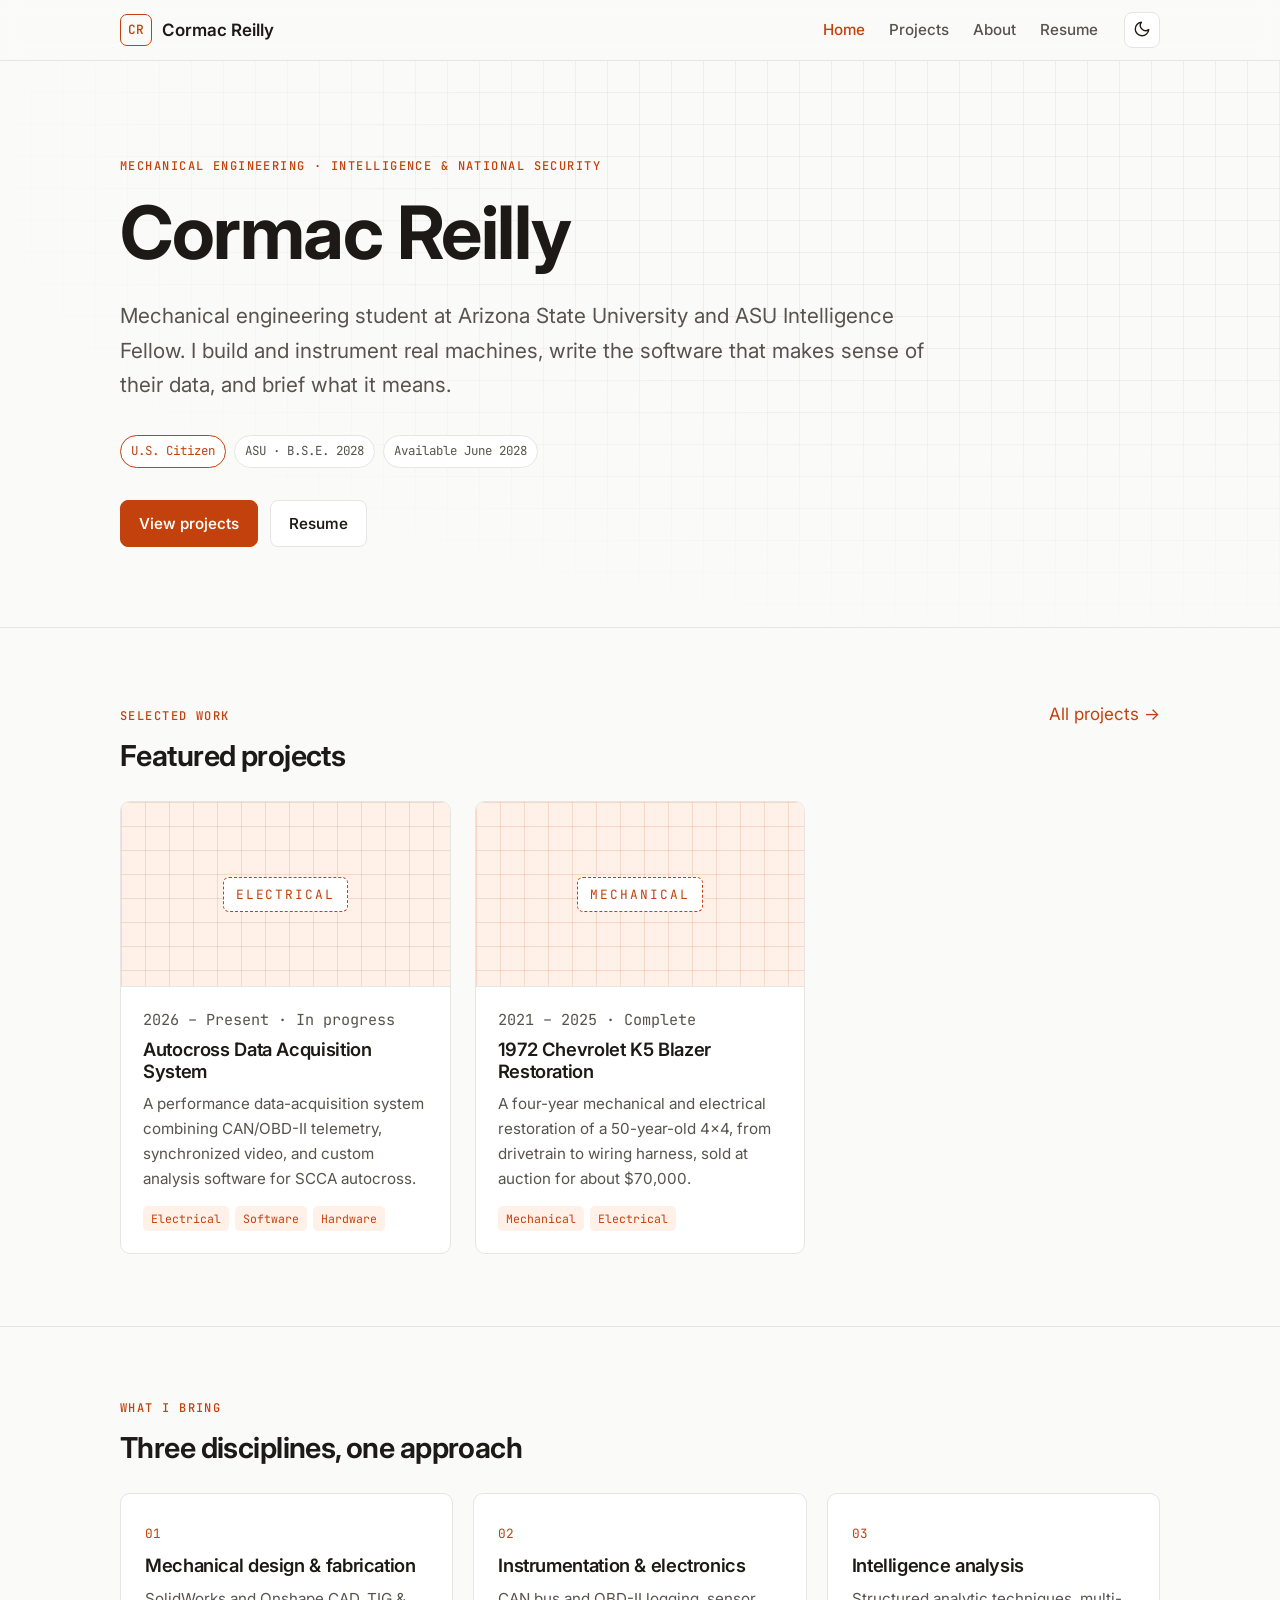
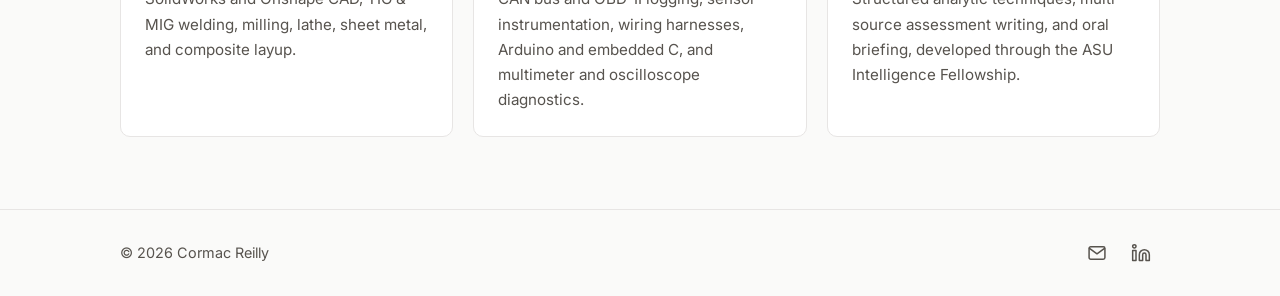
<file: index.html>
<!doctype html>
<html lang="en">
<head>
  <meta charset="utf-8">
  <meta name="viewport" content="width=device-width, initial-scale=1">
  <title>Cormac Reilly · Mechanical Engineer</title>
  <meta name="description" content="Mechanical engineering student and ASU Intelligence Fellow working where hardware, software, and national security meet.">
  <script>document.documentElement.classList.add("js");try{var t=localStorage.getItem("theme");if(t)document.documentElement.dataset.theme=t}catch(e){}</script>
  <link rel="icon" href="data:image/svg+xml,%3Csvg xmlns='http://www.w3.org/2000/svg' viewBox='0 0 32 32'%3E%3Crect width='32' height='32' rx='7' fill='%23c2410c'/%3E%3Ctext x='16' y='21' font-family='monospace' font-size='13' fill='white' text-anchor='middle'%3ECR%3C/text%3E%3C/svg%3E">
  <link rel="preconnect" href="https://fonts.googleapis.com">
  <link rel="preconnect" href="https://fonts.gstatic.com" crossorigin>
  <link rel="stylesheet" href="https://fonts.googleapis.com/css2?family=Inter:wght@400;500;600;700&family=JetBrains+Mono:wght@400;500&display=swap">
  <link rel="stylesheet" href="css/style.css">
  <script src="js/data.js" defer></script>
  <script src="js/main.js" defer></script>
</head>
<body data-page="home">
  <header class="site-header"></header>
  <main>
    <section class="hero">
      <div class="container">
        <p class="label">Mechanical Engineering · Intelligence &amp; National Security</p>
        <h1>Cormac Reilly</h1>
        <p class="lede">Mechanical engineering student at Arizona State University and ASU Intelligence Fellow. I build and instrument real machines, write the software that makes sense of their data, and brief what it means.</p>
        <ul class="chips">
          <li class="accent">U.S. Citizen</li>
          <li>ASU · B.S.E. 2028</li>
          <li>Available June 2028</li>
        </ul>
        <div class="btn-row">
          <a class="btn btn-primary" href="projects.html">View projects</a>
          <a class="btn" href="resume.html">Resume</a>
        </div>
      </div>
    </section>

    <section class="section">
      <div class="container">
        <div class="section-head reveal">
          <div>
            <p class="label">Selected work</p>
            <h2>Featured projects</h2>
          </div>
          <a href="projects.html">All projects →</a>
        </div>
        <div class="card-grid" id="featured-grid"></div>
      </div>
    </section>

    <section class="section">
      <div class="container">
        <div class="section-head reveal">
          <div>
            <p class="label">What I bring</p>
            <h2>Three disciplines, one approach</h2>
          </div>
        </div>
        <div class="focus-grid">
          <article class="focus reveal">
            <span class="num">01</span>
            <h3>Mechanical design &amp; fabrication</h3>
            <p>SolidWorks and Onshape CAD, TIG &amp; MIG welding, milling, lathe, sheet metal, and composite layup.</p>
          </article>
          <article class="focus reveal">
            <span class="num">02</span>
            <h3>Instrumentation &amp; electronics</h3>
            <p>CAN bus and OBD-II logging, sensor instrumentation, wiring harnesses, Arduino and embedded C, and multimeter and oscilloscope diagnostics.</p>
          </article>
          <article class="focus reveal">
            <span class="num">03</span>
            <h3>Intelligence analysis</h3>
            <p>Structured analytic techniques, multi-source assessment writing, and oral briefing, developed through the ASU Intelligence Fellowship.</p>
          </article>
        </div>
      </div>
    </section>
  </main>
  <footer class="site-footer"></footer>
</body>
</html>
</file>
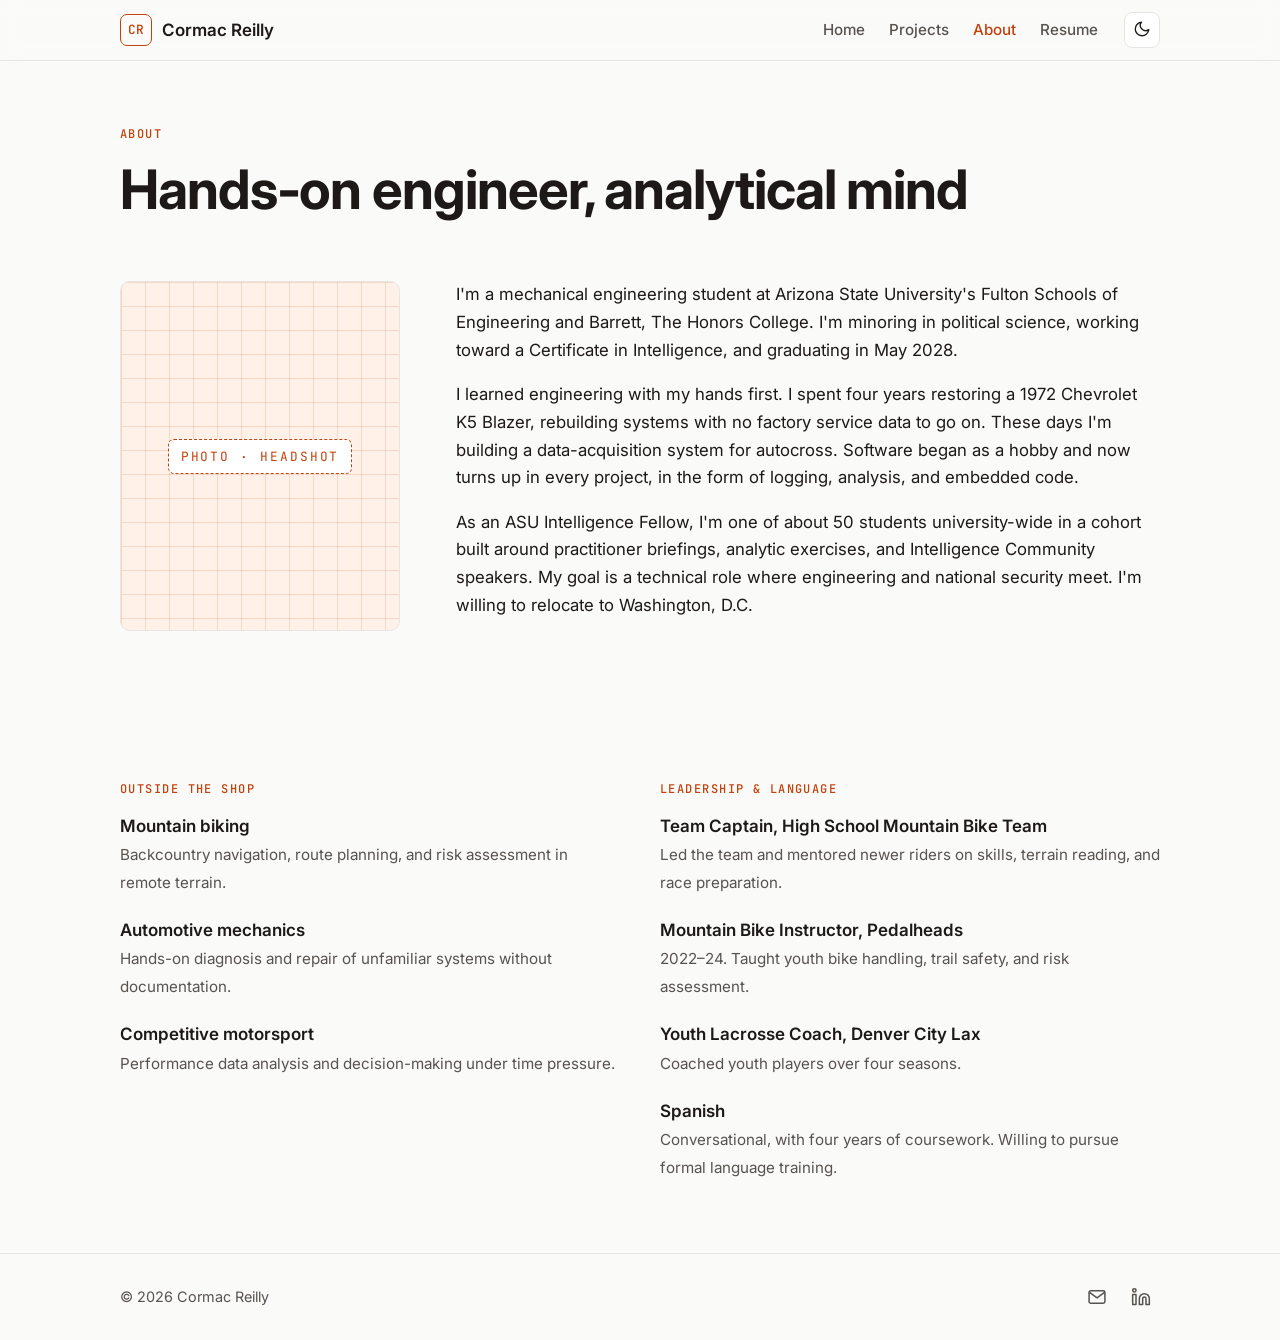
<file: about.html>
<!doctype html>
<html lang="en">
<head>
  <meta charset="utf-8">
  <meta name="viewport" content="width=device-width, initial-scale=1">
  <title>About · Cormac Reilly</title>
  <meta name="description" content="About Cormac Reilly: mechanical engineering student, ASU Intelligence Fellow, and hands-on builder.">
  <script>document.documentElement.classList.add("js");try{var t=localStorage.getItem("theme");if(t)document.documentElement.dataset.theme=t}catch(e){}</script>
  <link rel="icon" href="data:image/svg+xml,%3Csvg xmlns='http://www.w3.org/2000/svg' viewBox='0 0 32 32'%3E%3Crect width='32' height='32' rx='7' fill='%23c2410c'/%3E%3Ctext x='16' y='21' font-family='monospace' font-size='13' fill='white' text-anchor='middle'%3ECR%3C/text%3E%3C/svg%3E">
  <link rel="preconnect" href="https://fonts.googleapis.com">
  <link rel="preconnect" href="https://fonts.gstatic.com" crossorigin>
  <link rel="stylesheet" href="https://fonts.googleapis.com/css2?family=Inter:wght@400;500;600;700&family=JetBrains+Mono:wght@400;500&display=swap">
  <link rel="stylesheet" href="css/style.css">
  <script src="js/data.js" defer></script>
  <script src="js/main.js" defer></script>
</head>
<body data-page="about">
  <header class="site-header"></header>
  <main>
    <section class="page-intro">
      <div class="container">
        <p class="label">About</p>
        <h1>Hands-on engineer, analytical mind</h1>
      </div>
    </section>

    <section class="container" style="padding-bottom: 72px">
      <div class="about-grid">
        <!-- Replace with: <div class="headshot"><img src="assets/headshot.jpg" alt="Cormac Reilly"></div> -->
        <div class="headshot thumb-placeholder reveal" aria-hidden="true"><span>Photo</span></div>
        <div class="prose reveal">
          <p>I'm a mechanical engineering student at Arizona State University's Fulton Schools of Engineering and Barrett, The Honors College. I'm minoring in political science, working toward a Certificate in Intelligence, and graduating in May 2028.</p>
          <p>I learned engineering with my hands first. I spent four years restoring a 1972 Chevrolet K5 Blazer, rebuilding systems with no factory service data to go on. These days I'm building a data-acquisition system for autocross. Software began as a hobby and now turns up in every project, in the form of logging, analysis, and embedded code.</p>
          <p>As an ASU Intelligence Fellow, I'm one of about 50 students university-wide in a cohort built around practitioner briefings, analytic exercises, and Intelligence Community speakers. My goal is a technical role where engineering and national security meet. I'm willing to relocate to Washington, D.C.</p>
        </div>
      </div>
    </section>

    <section class="section">
      <div class="container two-col">
        <div class="reveal">
          <p class="label">Outside the shop</p>
          <ul class="detail-list">
            <li><strong>Mountain biking</strong><span>Backcountry navigation, route planning, and risk assessment in remote terrain.</span></li>
            <li><strong>Automotive mechanics</strong><span>Hands-on diagnosis and repair of unfamiliar systems without documentation.</span></li>
            <li><strong>Competitive motorsport</strong><span>Performance data analysis and decision-making under time pressure.</span></li>
          </ul>
        </div>
        <div class="reveal">
          <p class="label">Leadership &amp; language</p>
          <ul class="detail-list">
            <li><strong>Team Captain, High School Mountain Bike Team</strong><span>Led the team and mentored newer riders on skills, terrain reading, and race preparation.</span></li>
            <li><strong>Mountain Bike Instructor, Pedalheads</strong><span>2022–24. Taught youth bike handling, trail safety, and risk assessment.</span></li>
            <li><strong>Youth Lacrosse Coach, Denver City Lax</strong><span>Coached youth players over four seasons.</span></li>
            <li><strong>Spanish</strong><span>Conversational, with four years of coursework. Willing to pursue formal language training.</span></li>
          </ul>
        </div>
      </div>
    </section>
  </main>
  <footer class="site-footer"></footer>
</body>
</html>
</file>
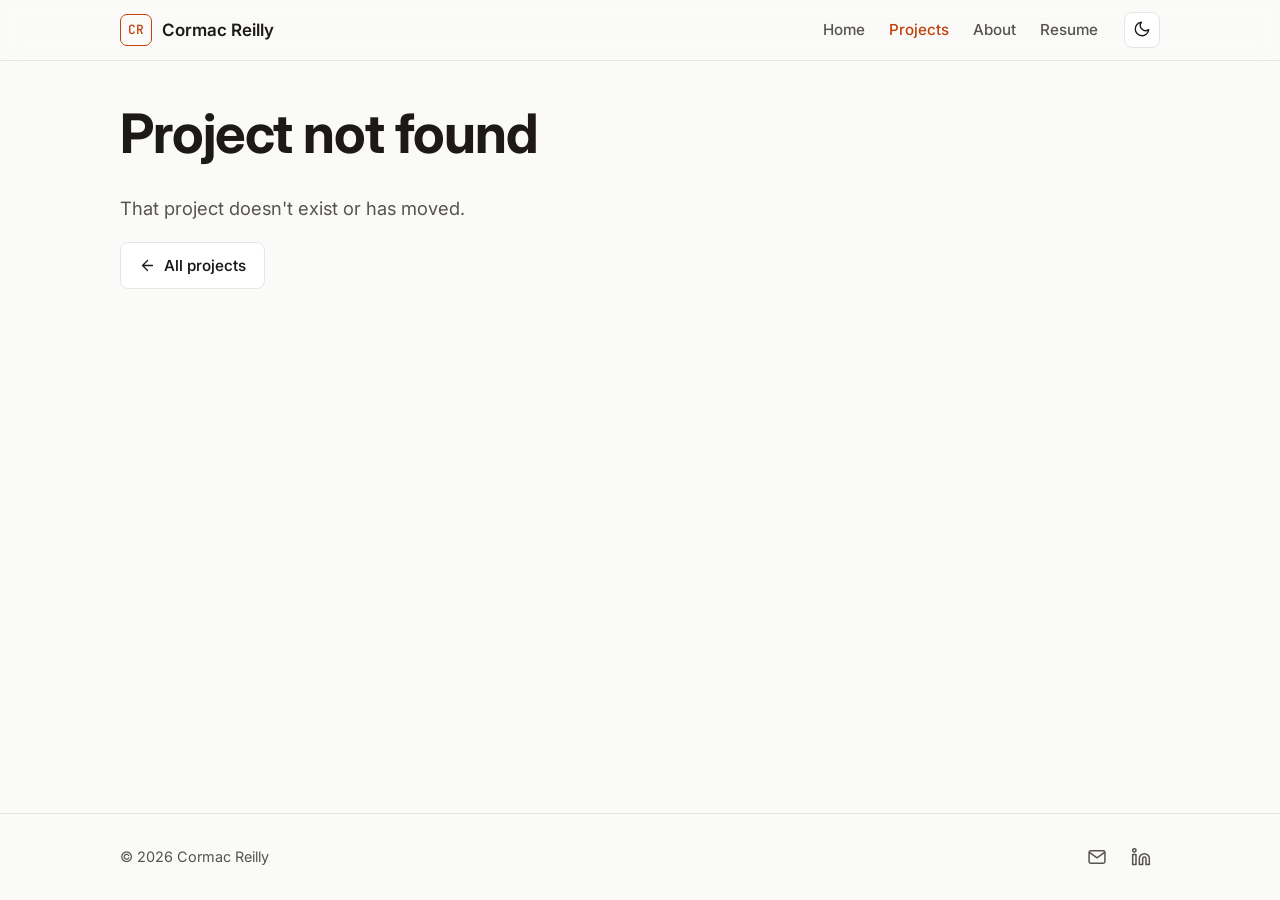
<file: project.html>
<!doctype html>
<html lang="en">
<head>
  <meta charset="utf-8">
  <meta name="viewport" content="width=device-width, initial-scale=1">
  <title>Project · Cormac Reilly</title>
  <meta name="description" content="Project details.">
  <script>document.documentElement.classList.add("js");try{var t=localStorage.getItem("theme");if(t)document.documentElement.dataset.theme=t}catch(e){}</script>
  <link rel="icon" href="data:image/svg+xml,%3Csvg xmlns='http://www.w3.org/2000/svg' viewBox='0 0 32 32'%3E%3Crect width='32' height='32' rx='7' fill='%23c2410c'/%3E%3Ctext x='16' y='21' font-family='monospace' font-size='13' fill='white' text-anchor='middle'%3ECR%3C/text%3E%3C/svg%3E">
  <link rel="preconnect" href="https://fonts.googleapis.com">
  <link rel="preconnect" href="https://fonts.gstatic.com" crossorigin>
  <link rel="stylesheet" href="https://fonts.googleapis.com/css2?family=Inter:wght@400;500;600;700&family=JetBrains+Mono:wght@400;500&display=swap">
  <link rel="stylesheet" href="css/style.css">
  <script src="js/data.js" defer></script>
  <script src="js/main.js" defer></script>
</head>
<body data-page="project">
  <header class="site-header"></header>
  <main>
    <article class="container project-page" id="project"></article>
  </main>
  <footer class="site-footer"></footer>
</body>
</html>
</file>
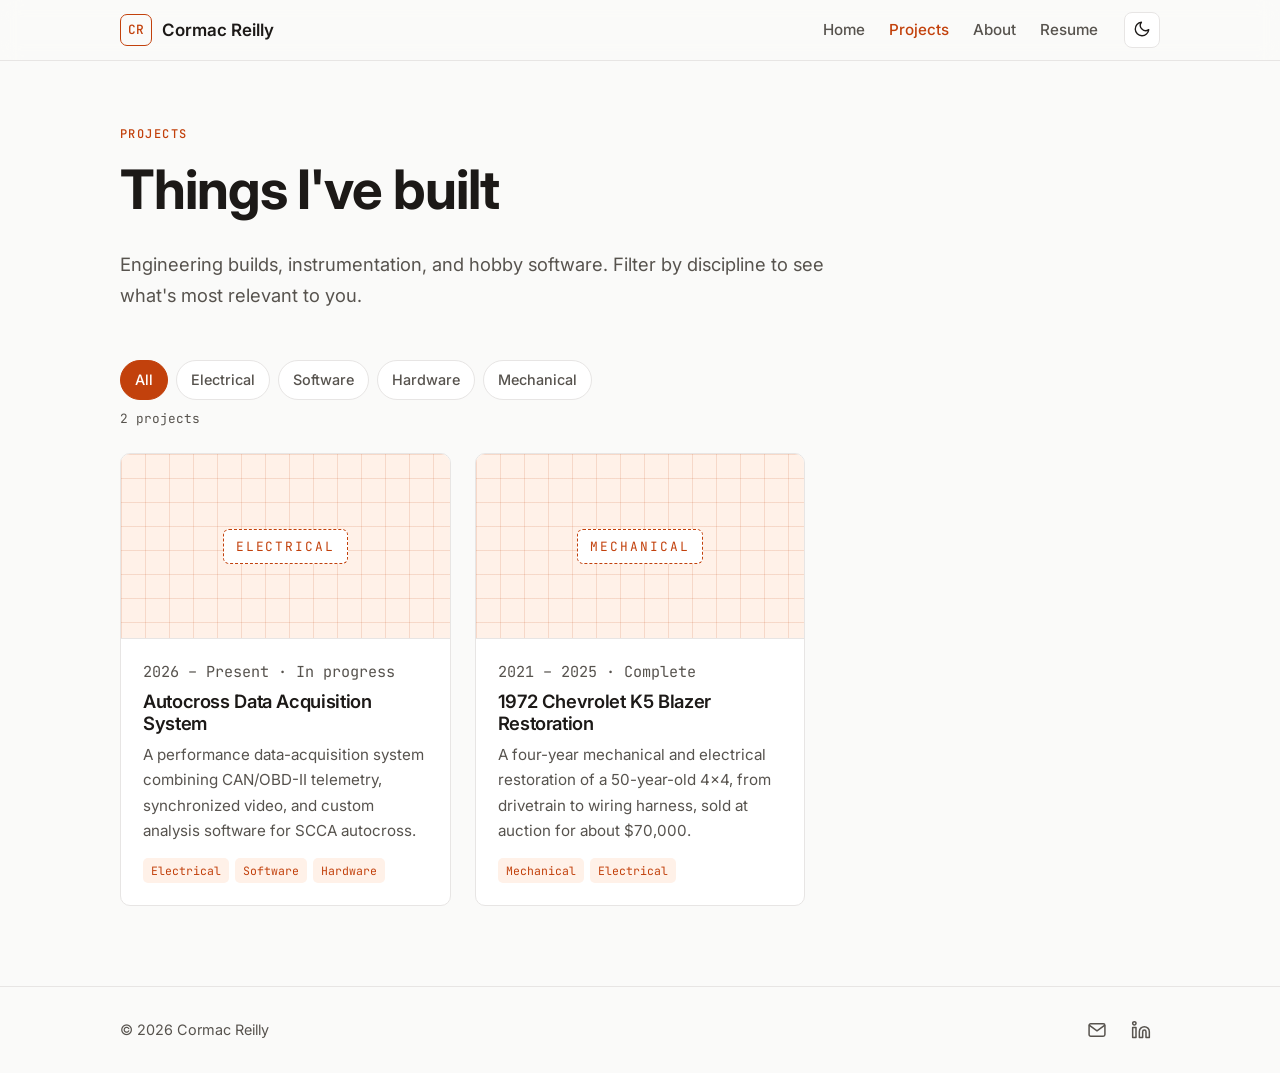
<file: projects.html>
<!doctype html>
<html lang="en">
<head>
  <meta charset="utf-8">
  <meta name="viewport" content="width=device-width, initial-scale=1">
  <title>Projects · Cormac Reilly</title>
  <meta name="description" content="Mechanical, electrical, software, and hardware projects by Cormac Reilly.">
  <script>document.documentElement.classList.add("js");try{var t=localStorage.getItem("theme");if(t)document.documentElement.dataset.theme=t}catch(e){}</script>
  <link rel="icon" href="data:image/svg+xml,%3Csvg xmlns='http://www.w3.org/2000/svg' viewBox='0 0 32 32'%3E%3Crect width='32' height='32' rx='7' fill='%23c2410c'/%3E%3Ctext x='16' y='21' font-family='monospace' font-size='13' fill='white' text-anchor='middle'%3ECR%3C/text%3E%3C/svg%3E">
  <link rel="preconnect" href="https://fonts.googleapis.com">
  <link rel="preconnect" href="https://fonts.gstatic.com" crossorigin>
  <link rel="stylesheet" href="https://fonts.googleapis.com/css2?family=Inter:wght@400;500;600;700&family=JetBrains+Mono:wght@400;500&display=swap">
  <link rel="stylesheet" href="css/style.css">
  <script src="js/data.js" defer></script>
  <script src="js/main.js" defer></script>
</head>
<body data-page="projects">
  <header class="site-header"></header>
  <main>
    <section class="page-intro">
      <div class="container">
        <p class="label">Projects</p>
        <h1>Things I've built</h1>
        <p class="lede">Engineering builds, instrumentation, and hobby software. Filter by discipline to see what's most relevant to you.</p>
      </div>
    </section>
    <section class="container" style="padding-bottom: 80px">
      <div class="filters" id="filters" role="group" aria-label="Filter projects by discipline"></div>
      <p class="project-count" id="project-count" aria-live="polite"></p>
      <div class="card-grid" id="project-grid"></div>
    </section>
  </main>
  <footer class="site-footer"></footer>
</body>
</html>
</file>
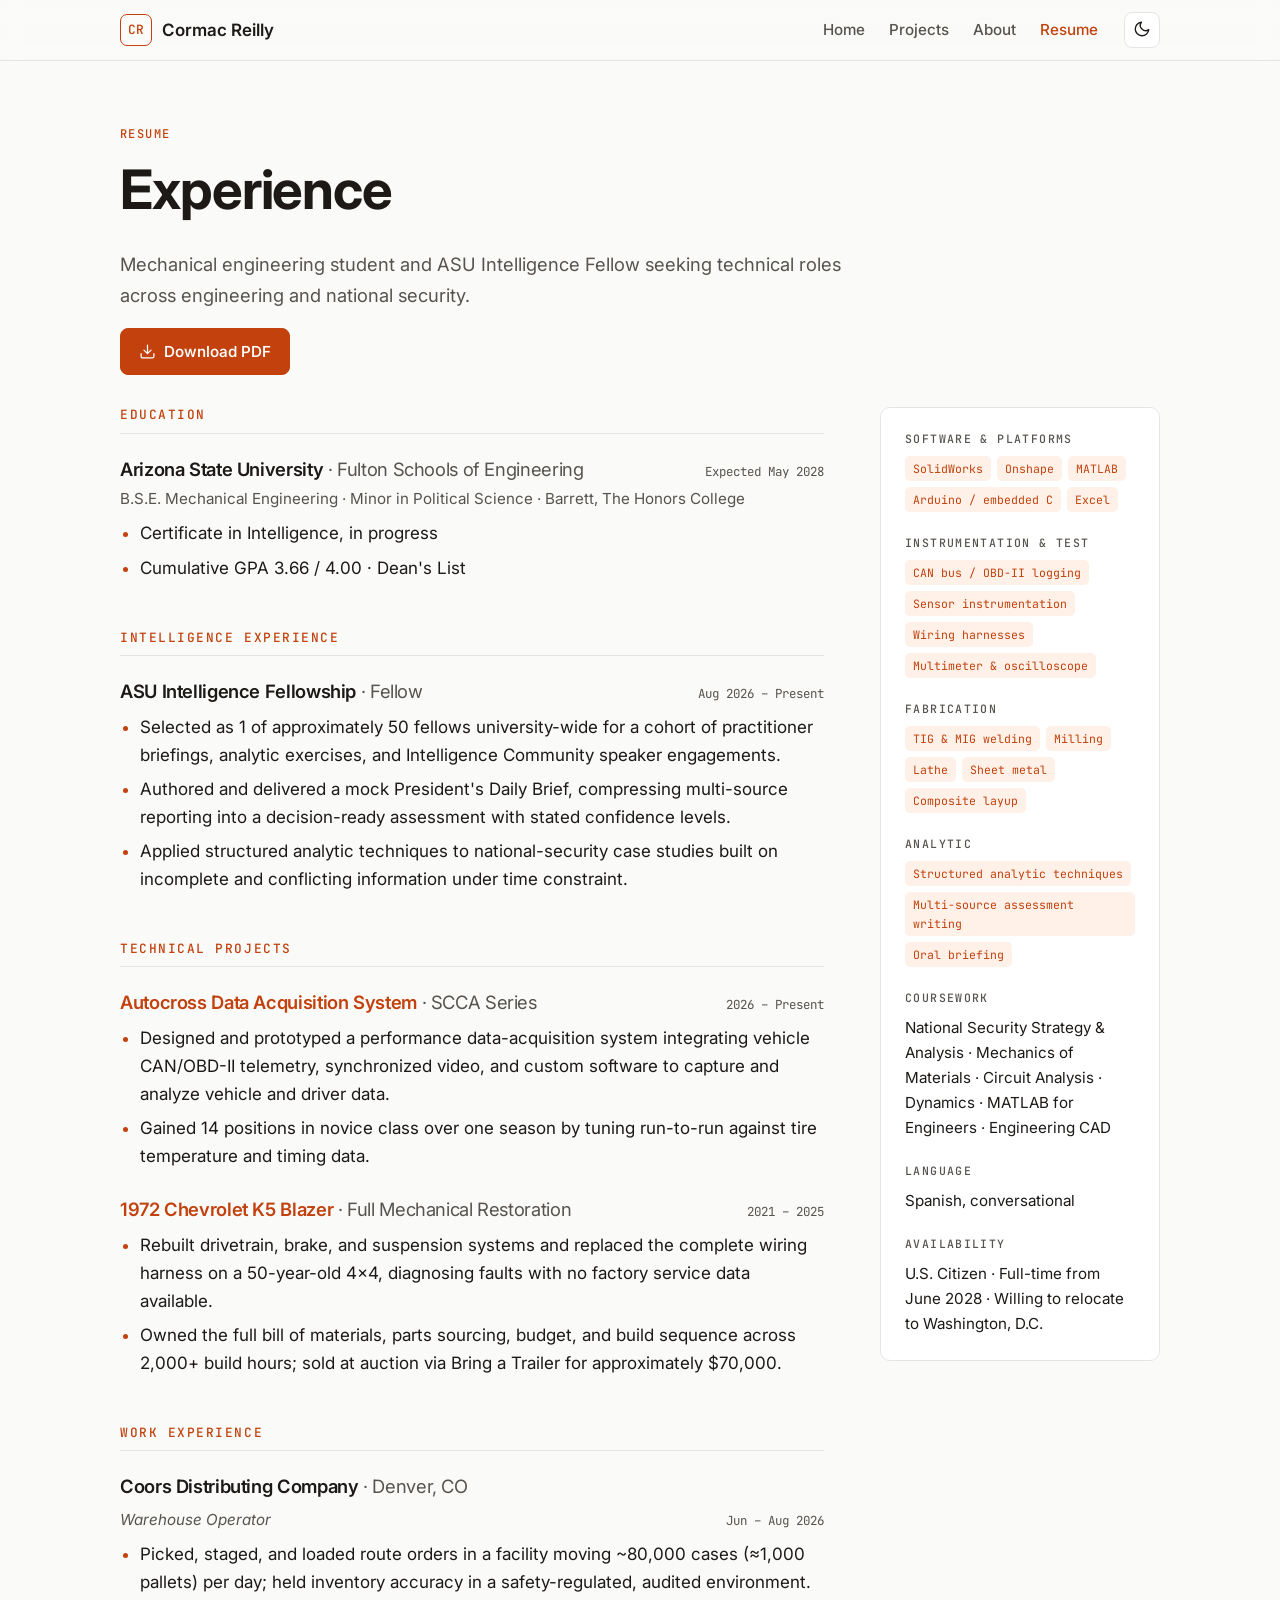
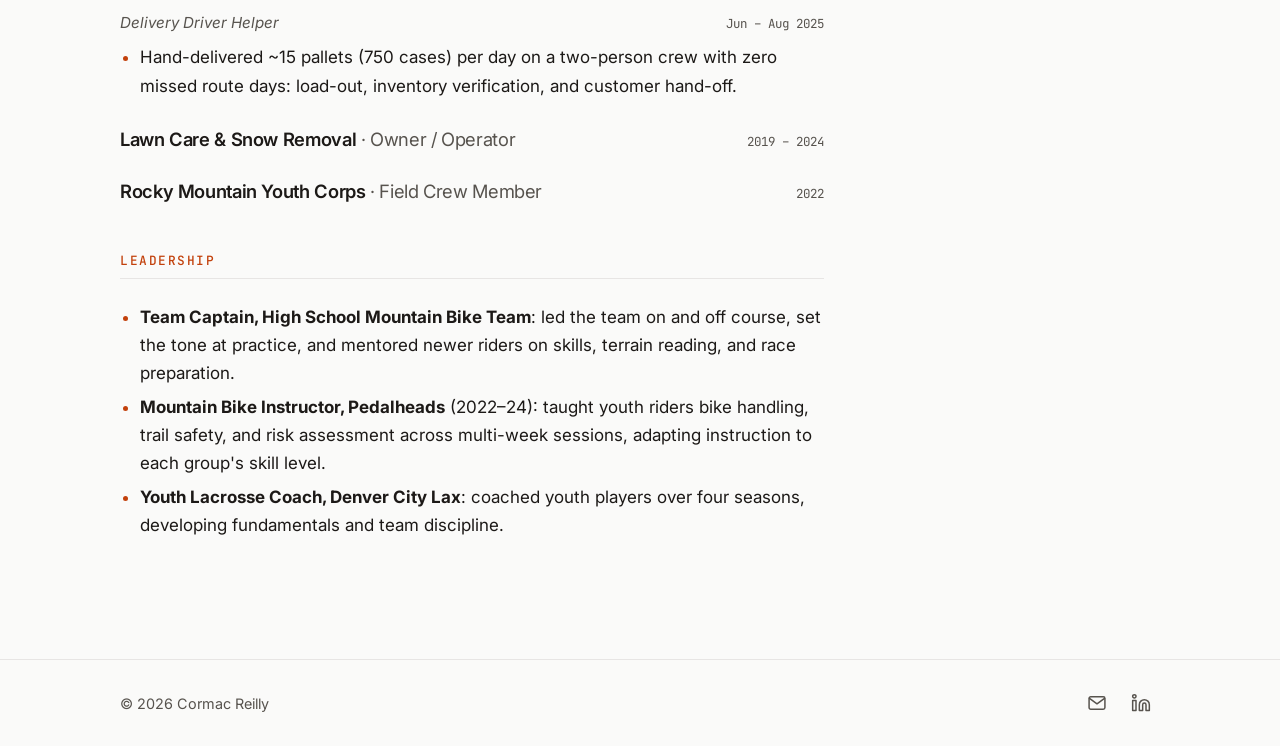
<file: resume.html>
<!doctype html>
<html lang="en">
<head>
  <meta charset="utf-8">
  <meta name="viewport" content="width=device-width, initial-scale=1">
  <title>Resume · Cormac Reilly</title>
  <meta name="description" content="Resume of Cormac Reilly: education, intelligence experience, technical projects, and skills.">
  <script>document.documentElement.classList.add("js");try{var t=localStorage.getItem("theme");if(t)document.documentElement.dataset.theme=t}catch(e){}</script>
  <link rel="icon" href="data:image/svg+xml,%3Csvg xmlns='http://www.w3.org/2000/svg' viewBox='0 0 32 32'%3E%3Crect width='32' height='32' rx='7' fill='%23c2410c'/%3E%3Ctext x='16' y='21' font-family='monospace' font-size='13' fill='white' text-anchor='middle'%3ECR%3C/text%3E%3C/svg%3E">
  <link rel="preconnect" href="https://fonts.googleapis.com">
  <link rel="preconnect" href="https://fonts.gstatic.com" crossorigin>
  <link rel="stylesheet" href="https://fonts.googleapis.com/css2?family=Inter:wght@400;500;600;700&family=JetBrains+Mono:wght@400;500&display=swap">
  <link rel="stylesheet" href="css/style.css">
  <script src="js/data.js" defer></script>
  <script src="js/main.js" defer></script>
</head>
<body data-page="resume">
  <header class="site-header"></header>
  <main>
    <section class="page-intro">
      <div class="container">
        <p class="label">Resume</p>
        <h1>Experience</h1>
        <p class="lede">Mechanical engineering student and ASU Intelligence Fellow seeking technical roles across engineering and national security.</p>
        <div class="btn-row">
          <a class="btn btn-primary" data-resume-pdf href="assets/resume.pdf" download>
            <svg viewBox="0 0 24 24" fill="none" stroke="currentColor" stroke-width="1.8" stroke-linecap="round" stroke-linejoin="round" aria-hidden="true"><path d="M21 15v4a2 2 0 0 1-2 2H5a2 2 0 0 1-2-2v-4M7 10l5 5 5-5M12 15V3"/></svg>
            Download PDF
          </a>
        </div>
      </div>
    </section>

    <section class="container" style="padding-bottom: 72px">
      <div class="resume-grid">
        <div>
          <section class="resume-section reveal">
            <h2>Education</h2>
            <div class="entry">
              <div class="entry-head">
                <h3>Arizona State University <span>· Fulton Schools of Engineering</span></h3>
                <span class="entry-date">Expected May 2028</span>
              </div>
              <p class="entry-sub">B.S.E. Mechanical Engineering · Minor in Political Science · Barrett, The Honors College</p>
              <ul>
                <li>Certificate in Intelligence, in progress</li>
                <li>Cumulative GPA 3.66 / 4.00 · Dean's List</li>
              </ul>
            </div>
          </section>

          <section class="resume-section reveal">
            <h2>Intelligence experience</h2>
            <div class="entry">
              <div class="entry-head">
                <h3>ASU Intelligence Fellowship <span>· Fellow</span></h3>
                <span class="entry-date">Aug 2026 – Present</span>
              </div>
              <ul>
                <li>Selected as 1 of approximately 50 fellows university-wide for a cohort of practitioner briefings, analytic exercises, and Intelligence Community speaker engagements.</li>
                <li>Authored and delivered a mock President's Daily Brief, compressing multi-source reporting into a decision-ready assessment with stated confidence levels.</li>
                <li>Applied structured analytic techniques to national-security case studies built on incomplete and conflicting information under time constraint.</li>
              </ul>
            </div>
          </section>

          <section class="resume-section reveal">
            <h2>Technical projects</h2>
            <div class="entry">
              <div class="entry-head">
                <h3><a href="project.html?id=autocross-daq">Autocross Data Acquisition System</a> <span>· SCCA Series</span></h3>
                <span class="entry-date">2026 – Present</span>
              </div>
              <ul>
                <li>Designed and prototyped a performance data-acquisition system integrating vehicle CAN/OBD-II telemetry, synchronized video, and custom software to capture and analyze vehicle and driver data.</li>
                <li>Gained 14 positions in novice class over one season by tuning run-to-run against tire temperature and timing data.</li>
              </ul>
            </div>
            <div class="entry">
              <div class="entry-head">
                <h3><a href="project.html?id=k5-blazer">1972 Chevrolet K5 Blazer</a> <span>· Full Mechanical Restoration</span></h3>
                <span class="entry-date">2021 – 2025</span>
              </div>
              <ul>
                <li>Rebuilt drivetrain, brake, and suspension systems and replaced the complete wiring harness on a 50-year-old 4×4, diagnosing faults with no factory service data available.</li>
                <li>Owned the full bill of materials, parts sourcing, budget, and build sequence across 2,000+ build hours; sold at auction via Bring a Trailer for approximately $70,000.</li>
              </ul>
            </div>
          </section>

          <section class="resume-section reveal">
            <h2>Work experience</h2>
            <div class="entry">
              <div class="entry-head">
                <h3>Coors Distributing Company <span>· Denver, CO</span></h3>
              </div>
              <div class="entry-head" style="margin-top: 10px">
                <p class="entry-sub" style="margin: 0"><em>Warehouse Operator</em></p>
                <span class="entry-date">Jun – Aug 2026</span>
              </div>
              <ul>
                <li>Picked, staged, and loaded route orders in a facility moving ~80,000 cases (≈1,000 pallets) per day; held inventory accuracy in a safety-regulated, audited environment.</li>
              </ul>
              <div class="entry-head" style="margin-top: 14px">
                <p class="entry-sub" style="margin: 0"><em>Delivery Driver Helper</em></p>
                <span class="entry-date">Jun – Aug 2025</span>
              </div>
              <ul>
                <li>Hand-delivered ~15 pallets (750 cases) per day on a two-person crew with zero missed route days: load-out, inventory verification, and customer hand-off.</li>
              </ul>
            </div>
            <div class="entry">
              <div class="entry-head">
                <h3>Lawn Care &amp; Snow Removal <span>· Owner / Operator</span></h3>
                <span class="entry-date">2019 – 2024</span>
              </div>
            </div>
            <div class="entry">
              <div class="entry-head">
                <h3>Rocky Mountain Youth Corps <span>· Field Crew Member</span></h3>
                <span class="entry-date">2022</span>
              </div>
            </div>
          </section>

          <section class="resume-section reveal">
            <h2>Leadership</h2>
            <div class="entry">
              <ul>
                <li><strong>Team Captain, High School Mountain Bike Team</strong>: led the team on and off course, set the tone at practice, and mentored newer riders on skills, terrain reading, and race preparation.</li>
                <li><strong>Mountain Bike Instructor, Pedalheads</strong> (2022–24): taught youth riders bike handling, trail safety, and risk assessment across multi-week sessions, adapting instruction to each group's skill level.</li>
                <li><strong>Youth Lacrosse Coach, Denver City Lax</strong>: coached youth players over four seasons, developing fundamentals and team discipline.</li>
              </ul>
            </div>
          </section>
        </div>

        <aside class="resume-side reveal" aria-label="Skills">
          <h3>Software &amp; platforms</h3>
          <ul class="tags"><li class="tag">SolidWorks</li><li class="tag">Onshape</li><li class="tag">MATLAB</li><li class="tag">Arduino / embedded C</li><li class="tag">Excel</li></ul>
          <h3>Instrumentation &amp; test</h3>
          <ul class="tags"><li class="tag">CAN bus / OBD-II logging</li><li class="tag">Sensor instrumentation</li><li class="tag">Wiring harnesses</li><li class="tag">Multimeter &amp; oscilloscope</li></ul>
          <h3>Fabrication</h3>
          <ul class="tags"><li class="tag">TIG &amp; MIG welding</li><li class="tag">Milling</li><li class="tag">Lathe</li><li class="tag">Sheet metal</li><li class="tag">Composite layup</li></ul>
          <h3>Analytic</h3>
          <ul class="tags"><li class="tag">Structured analytic techniques</li><li class="tag">Multi-source assessment writing</li><li class="tag">Oral briefing</li></ul>
          <h3>Coursework</h3>
          <p>National Security Strategy &amp; Analysis · Mechanics of Materials · Circuit Analysis · Dynamics · MATLAB for Engineers · Engineering CAD</p>
          <h3>Language</h3>
          <p>Spanish, conversational</p>
          <h3>Availability</h3>
          <p>U.S. Citizen · Full-time from June 2028 · Willing to relocate to Washington, D.C.</p>
        </aside>
      </div>
    </section>
  </main>
  <footer class="site-footer"></footer>
</body>
</html>
</file>
<file: css/style.css>
/* ---------- Tokens ---------- */

:root {
  --bg: #fafaf9;
  --surface: #ffffff;
  --text: #1c1917;
  --muted: #57534e;
  --border: #e7e5e4;
  --accent: #c2410c;
  --accent-strong: #9a3412;
  --accent-soft: #fff1e8;
  --on-accent: #ffffff;
  --grid-line: rgba(28, 25, 23, 0.05);
  --shadow: 0 1px 2px rgba(28, 25, 23, 0.04), 0 8px 24px rgba(28, 25, 23, 0.06);

  --font-sans: "Inter", system-ui, -apple-system, "Segoe UI", sans-serif;
  --font-mono: "JetBrains Mono", ui-monospace, "SF Mono", Menlo, monospace;
  --radius: 10px;
  --max: 1080px;
  color-scheme: light;
}

@media (prefers-color-scheme: dark) {
  :root:not([data-theme="light"]) {
    --bg: #0e0e10;
    --surface: #17171a;
    --text: #f4f4f5;
    --muted: #a1a1aa;
    --border: #2a2a2e;
    --accent: #fb923c;
    --accent-strong: #fdba74;
    --accent-soft: rgba(251, 146, 60, 0.12);
    --on-accent: #1c1917;
    --grid-line: rgba(255, 255, 255, 0.04);
    --shadow: 0 1px 2px rgba(0, 0, 0, 0.3), 0 8px 24px rgba(0, 0, 0, 0.3);
    color-scheme: dark;
  }
}

:root[data-theme="dark"] {
  --bg: #0e0e10;
  --surface: #17171a;
  --text: #f4f4f5;
  --muted: #a1a1aa;
  --border: #2a2a2e;
  --accent: #fb923c;
  --accent-strong: #fdba74;
  --accent-soft: rgba(251, 146, 60, 0.12);
  --on-accent: #1c1917;
  --grid-line: rgba(255, 255, 255, 0.04);
  --shadow: 0 1px 2px rgba(0, 0, 0, 0.3), 0 8px 24px rgba(0, 0, 0, 0.3);
  color-scheme: dark;
}

/* ---------- Base ---------- */

*, *::before, *::after { box-sizing: border-box; }

html { -webkit-text-size-adjust: 100%; scroll-behavior: smooth; }

body {
  margin: 0;
  background: var(--bg);
  color: var(--text);
  font-family: var(--font-sans);
  font-size: 17px;
  line-height: 1.65;
  -webkit-font-smoothing: antialiased;
  display: flex;
  flex-direction: column;
  min-height: 100vh;
  transition: background-color 0.25s ease, color 0.25s ease;
}

main { flex: 1; }

h1, h2, h3 { line-height: 1.2; letter-spacing: -0.02em; margin: 0 0 0.5em; }
h1 { font-size: clamp(2.2rem, 6vw, 3.4rem); font-weight: 700; }
h2 { font-size: clamp(1.4rem, 3vw, 1.8rem); font-weight: 650; }
h3 { font-size: 1.15rem; font-weight: 600; }
p { margin: 0 0 1em; }
img { max-width: 100%; display: block; }

a { color: var(--accent); text-decoration: none; }
a:hover { color: var(--accent-strong); }

:focus-visible { outline: 2px solid var(--accent); outline-offset: 3px; border-radius: 4px; }

.container { width: 100%; max-width: var(--max); margin: 0 auto; padding: 0 20px; }

.label {
  font-family: var(--font-mono);
  font-size: 0.75rem;
  font-weight: 500;
  letter-spacing: 0.12em;
  text-transform: uppercase;
  color: var(--accent);
  margin: 0 0 0.75rem;
}

.lede { font-size: 1.15rem; color: var(--muted); max-width: 62ch; }

.section { padding: 72px 0; }
.section + .section { border-top: 1px solid var(--border); }
.section-head { display: flex; justify-content: space-between; align-items: baseline; gap: 16px; flex-wrap: wrap; margin-bottom: 28px; }
.section-head h2 { margin: 0; }

.page-intro { padding: 64px 0 32px; }

/* ---------- Header ---------- */

.site-header {
  position: sticky;
  top: 0;
  z-index: 10;
  background: color-mix(in srgb, var(--bg) 82%, transparent);
  backdrop-filter: saturate(1.4) blur(10px);
  -webkit-backdrop-filter: saturate(1.4) blur(10px);
  border-bottom: 1px solid var(--border);
  min-height: 61px;
}

.nav { display: flex; align-items: center; gap: 16px; height: 60px; }

.brand { display: flex; align-items: center; gap: 10px; color: var(--text); font-weight: 600; margin-right: auto; }
.brand:hover { color: var(--text); }
.brand-mark {
  display: grid;
  place-items: center;
  width: 32px;
  height: 32px;
  border: 1.5px solid var(--accent);
  border-radius: 7px;
  color: var(--accent);
  font-family: var(--font-mono);
  font-size: 0.8rem;
  font-weight: 500;
}

.nav ul { display: flex; gap: 4px; list-style: none; margin: 0; padding: 0; }
.nav a:not(.brand) {
  display: block;
  padding: 6px 10px;
  border-radius: 6px;
  color: var(--muted);
  font-size: 0.95rem;
  font-weight: 500;
}
.nav a:not(.brand):hover { color: var(--text); background: var(--accent-soft); }
.nav a[aria-current="page"] { color: var(--accent); }

.theme-toggle {
  display: grid;
  place-items: center;
  width: 36px;
  height: 36px;
  border: 1px solid var(--border);
  border-radius: 8px;
  background: var(--surface);
  color: var(--text);
  cursor: pointer;
}
.theme-toggle:hover { border-color: var(--accent); color: var(--accent); }
.theme-toggle svg { width: 18px; height: 18px; }
.icon-sun { display: none; }
:root[data-theme="dark"] .icon-sun { display: block; }
:root[data-theme="dark"] .icon-moon { display: none; }
@media (prefers-color-scheme: dark) {
  :root:not([data-theme="light"]) .icon-sun { display: block; }
  :root:not([data-theme="light"]) .icon-moon { display: none; }
}

@media (max-width: 600px) {
  .brand-name { display: none; }
  .nav { gap: 8px; }
  .nav a:not(.brand) { padding: 6px 7px; font-size: 0.9rem; }
}

/* ---------- Buttons ---------- */

.btn {
  display: inline-flex;
  align-items: center;
  gap: 8px;
  padding: 10px 18px;
  border: 1px solid var(--border);
  border-radius: 8px;
  background: var(--surface);
  color: var(--text);
  font-size: 0.95rem;
  font-weight: 550;
  transition: border-color 0.2s, color 0.2s, background 0.2s, transform 0.2s;
}
.btn:hover { border-color: var(--accent); color: var(--accent); transform: translateY(-1px); }
.btn svg { width: 17px; height: 17px; }
.btn-primary { background: var(--accent); border-color: var(--accent); color: var(--on-accent); }
.btn-primary:hover { background: var(--accent-strong); border-color: var(--accent-strong); color: var(--on-accent); }
.btn-row { display: flex; flex-wrap: wrap; gap: 12px; }

/* ---------- Hero ---------- */

.hero {
  position: relative;
  padding: 96px 0 80px;
  overflow: hidden;
  background-image:
    linear-gradient(var(--grid-line) 1px, transparent 1px),
    linear-gradient(90deg, var(--grid-line) 1px, transparent 1px);
  background-size: 32px 32px;
  background-position: -1px -1px;
  border-bottom: 1px solid var(--border);
}
.hero::after {
  content: "";
  position: absolute;
  inset: 0;
  background: radial-gradient(ellipse at 80% 20%, transparent 30%, var(--bg) 75%);
  pointer-events: none;
}
.hero .container { position: relative; z-index: 1; }
.hero h1 { font-size: clamp(2.6rem, 8vw, 4.6rem); margin-bottom: 0.3em; }
.hero .lede { font-size: clamp(1.1rem, 2.2vw, 1.3rem); margin-bottom: 1.6em; }

.chips { display: flex; flex-wrap: wrap; gap: 8px; list-style: none; padding: 0; margin: 0 0 2rem; }
.chips li {
  font-family: var(--font-mono);
  font-size: 0.78rem;
  padding: 5px 10px;
  border: 1px solid var(--border);
  border-radius: 999px;
  background: var(--surface);
  color: var(--muted);
}
.chips li.accent { border-color: var(--accent); color: var(--accent); }

/* ---------- Focus cards ---------- */

.focus-grid { display: grid; grid-template-columns: repeat(auto-fit, minmax(min(100%, 280px), 1fr)); gap: 20px; }
.focus {
  padding: 24px;
  border: 1px solid var(--border);
  border-radius: var(--radius);
  background: var(--surface);
}
.focus .num { font-family: var(--font-mono); font-size: 0.8rem; color: var(--accent); }
.focus h3 { margin: 8px 0 10px; }
.focus p { color: var(--muted); font-size: 0.95rem; margin: 0; }

/* ---------- Project cards ---------- */

.card-grid { display: grid; grid-template-columns: repeat(auto-fill, minmax(min(100%, 320px), 1fr)); gap: 24px; }

.card {
  border: 1px solid var(--border);
  border-radius: var(--radius);
  background: var(--surface);
  overflow: hidden;
  transition: transform 0.25s ease, box-shadow 0.25s ease, border-color 0.25s ease;
}
.card[hidden] { display: none; }
.card:hover { transform: translateY(-3px); box-shadow: var(--shadow); border-color: color-mix(in srgb, var(--accent) 45%, var(--border)); }
.card-link { display: flex; flex-direction: column; height: 100%; color: inherit; }
.card-link:hover { color: inherit; }
.card-body { padding: 20px 22px 22px; display: flex; flex-direction: column; flex: 1; }
.card-body h3 { margin-bottom: 8px; }
.card-body p { color: var(--muted); font-size: 0.95rem; }
.card-body .tags { margin-top: auto; }
.card-meta { font-family: var(--font-mono); font-size: 0.75rem; margin-bottom: 6px !important; }

.thumb, .project-hero { aspect-ratio: 16 / 9; background: var(--accent-soft); overflow: hidden; }
.thumb img, .project-hero img { width: 100%; height: 100%; object-fit: cover; }
.thumb { border-bottom: 1px solid var(--border); }
.card:hover .thumb img { transform: scale(1.03); }
.thumb img { transition: transform 0.4s ease; }

.thumb-placeholder {
  display: grid;
  place-items: center;
  background-color: var(--accent-soft);
  background-image:
    linear-gradient(color-mix(in srgb, var(--accent) 14%, transparent) 1px, transparent 1px),
    linear-gradient(90deg, color-mix(in srgb, var(--accent) 14%, transparent) 1px, transparent 1px);
  background-size: 24px 24px;
}
.thumb-placeholder span {
  font-family: var(--font-mono);
  font-size: 0.8rem;
  letter-spacing: 0.15em;
  text-transform: uppercase;
  color: var(--accent);
  padding: 6px 12px;
  border: 1px dashed var(--accent);
  border-radius: 6px;
  background: var(--surface);
}

.tags { display: flex; flex-wrap: wrap; gap: 6px; list-style: none; padding: 0; margin: 0; }
.tag {
  font-family: var(--font-mono);
  font-size: 0.72rem;
  padding: 3px 8px;
  border-radius: 5px;
  background: var(--accent-soft);
  color: var(--accent);
}

/* ---------- Filters ---------- */

.filters { display: flex; flex-wrap: wrap; gap: 8px; margin-bottom: 8px; }
.filter {
  font: inherit;
  font-size: 0.9rem;
  font-weight: 500;
  padding: 7px 14px;
  border: 1px solid var(--border);
  border-radius: 999px;
  background: var(--surface);
  color: var(--muted);
  cursor: pointer;
  transition: all 0.2s;
}
.filter:hover { border-color: var(--accent); color: var(--accent); }
.filter[aria-pressed="true"] { background: var(--accent); border-color: var(--accent); color: var(--on-accent); }
.project-count { font-family: var(--font-mono); font-size: 0.8rem; color: var(--muted); margin: 0 0 24px; }

/* ---------- Project detail ---------- */

.project-page { padding-top: 40px; padding-bottom: 80px; }
.back-link { display: inline-flex; align-items: center; gap: 6px; font-size: 0.9rem; font-weight: 500; margin-bottom: 32px; }
.back-link svg { width: 16px; height: 16px; }
.project-header .tags { margin-bottom: 16px; }
.project-meta {
  display: flex;
  flex-wrap: wrap;
  gap: 16px 40px;
  margin: 28px 0 36px;
  padding: 20px 0;
  border-top: 1px solid var(--border);
  border-bottom: 1px solid var(--border);
}
.project-meta dt { font-family: var(--font-mono); font-size: 0.72rem; letter-spacing: 0.1em; text-transform: uppercase; color: var(--muted); }
.project-meta dd { margin: 4px 0 0; font-weight: 500; }
.project-hero { border-radius: var(--radius); border: 1px solid var(--border); margin-bottom: 48px; }
.project-hero.thumb-placeholder span::after { content: " · photo coming soon"; }

.project-body { display: grid; grid-template-columns: minmax(0, 1fr) 260px; gap: 56px; }
.prose { max-width: 68ch; }
.prose section { margin-bottom: 36px; }
.prose h2 { font-size: 1.3rem; }
.project-side .label { margin-top: 0; }
.project-side .tags + .label, .project-side .label + .link-list { margin-top: 12px; }
.project-side .tags { margin-bottom: 28px; }
.link-list { list-style: none; padding: 0; margin: 0; }
.link-list a { display: inline-flex; align-items: center; gap: 6px; font-weight: 500; }
.link-list svg { width: 15px; height: 15px; }

.coming-soon {
  padding: 18px 22px;
  border: 1px dashed var(--border);
  border-radius: var(--radius);
  color: var(--muted);
  font-size: 0.95rem;
}
.coming-soon ul { margin: 0; padding-left: 1.2em; }

.pager { display: grid; grid-template-columns: 1fr 1fr; gap: 16px; margin-top: 64px; padding-top: 32px; border-top: 1px solid var(--border); }
.pager a { display: flex; flex-direction: column; gap: 4px; padding: 16px 20px; border: 1px solid var(--border); border-radius: var(--radius); color: var(--text); font-weight: 600; background: var(--surface); }
.pager a:hover { border-color: var(--accent); }
.pager .label { display: inline-flex; align-items: center; gap: 6px; margin: 0; }
.pager .label svg { width: 14px; height: 14px; }
.pager .next { text-align: right; align-items: flex-end; }

@media (max-width: 800px) {
  .project-body { grid-template-columns: 1fr; gap: 16px; }
  .pager { grid-template-columns: 1fr; }
  .pager .next { text-align: left; align-items: flex-start; }
}

/* ---------- About ---------- */

.about-grid { display: grid; grid-template-columns: 280px minmax(0, 1fr); gap: 56px; align-items: start; }
.headshot {
  aspect-ratio: 4 / 5;
  border-radius: var(--radius);
  border: 1px solid var(--border);
  overflow: hidden;
}
.headshot img { width: 100%; height: 100%; object-fit: cover; }
.headshot.thumb-placeholder span::after { content: " · headshot"; }
.about-grid .prose p { font-size: 1.05rem; }

.detail-list { display: grid; gap: 20px; list-style: none; padding: 0; margin: 0; }
.detail-list strong { display: block; font-weight: 600; }
.detail-list span { color: var(--muted); font-size: 0.95rem; }

.two-col { display: grid; grid-template-columns: repeat(auto-fit, minmax(min(100%, 300px), 1fr)); gap: 40px; }

@media (max-width: 800px) {
  .about-grid { grid-template-columns: 1fr; gap: 32px; }
  .headshot { max-width: 240px; }
}

/* ---------- Resume ---------- */

.resume-grid { display: grid; grid-template-columns: minmax(0, 1fr) 280px; gap: 56px; align-items: start; }
.resume-section { margin-bottom: 48px; }
.resume-section > h2 {
  font-family: var(--font-mono);
  font-size: 0.8rem;
  font-weight: 500;
  letter-spacing: 0.12em;
  text-transform: uppercase;
  color: var(--accent);
  padding-bottom: 10px;
  border-bottom: 1px solid var(--border);
  margin-bottom: 24px;
}
.entry { margin-bottom: 28px; }
.entry-head { display: flex; justify-content: space-between; align-items: baseline; gap: 4px 16px; flex-wrap: wrap; }
.entry-head h3 { margin: 0; }
.entry-head h3 span { font-weight: 400; color: var(--muted); }
.entry-date { font-family: var(--font-mono); font-size: 0.78rem; color: var(--muted); white-space: nowrap; }
.entry-sub { color: var(--muted); margin: 4px 0 8px; font-size: 0.95rem; }
.entry ul { margin: 8px 0 0; padding-left: 1.2em; }
.entry li { margin-bottom: 6px; }
.entry li::marker { color: var(--accent); }

.resume-side {
  position: sticky;
  top: 84px;
  padding: 24px;
  border: 1px solid var(--border);
  border-radius: var(--radius);
  background: var(--surface);
}
.resume-side h3 { font-family: var(--font-mono); font-size: 0.72rem; font-weight: 500; letter-spacing: 0.12em; text-transform: uppercase; color: var(--muted); margin: 0 0 10px; }
.resume-side .tags { margin-bottom: 24px; }
.resume-side p { font-size: 0.95rem; margin-bottom: 24px; }
.resume-side > :last-child { margin-bottom: 0; }

@media (max-width: 860px) {
  .resume-grid { grid-template-columns: 1fr; gap: 8px; }
  .resume-side { position: static; }
}

/* ---------- Footer ---------- */

.site-footer { border-top: 1px solid var(--border); min-height: 81px; }
.footer { display: flex; justify-content: space-between; align-items: center; gap: 16px; padding-top: 24px; padding-bottom: 24px; }
.footer p { margin: 0; color: var(--muted); font-size: 0.9rem; }
.social { display: flex; gap: 6px; list-style: none; margin: 0; padding: 0; }
.social a {
  display: grid;
  place-items: center;
  width: 38px;
  height: 38px;
  border-radius: 8px;
  color: var(--muted);
  transition: color 0.2s, background 0.2s;
}
.social a:hover { color: var(--accent); background: var(--accent-soft); }

/* ---------- Reveal animation ---------- */

.js .reveal { opacity: 0; transform: translateY(14px); transition: opacity 0.6s ease, transform 0.6s ease; }
.js .reveal.is-visible { opacity: 1; transform: none; }

@media (prefers-reduced-motion: reduce) {
  html { scroll-behavior: auto; }
  *, *::before, *::after { transition: none !important; animation: none !important; }
  .js .reveal { opacity: 1; transform: none; }
}
</file>
